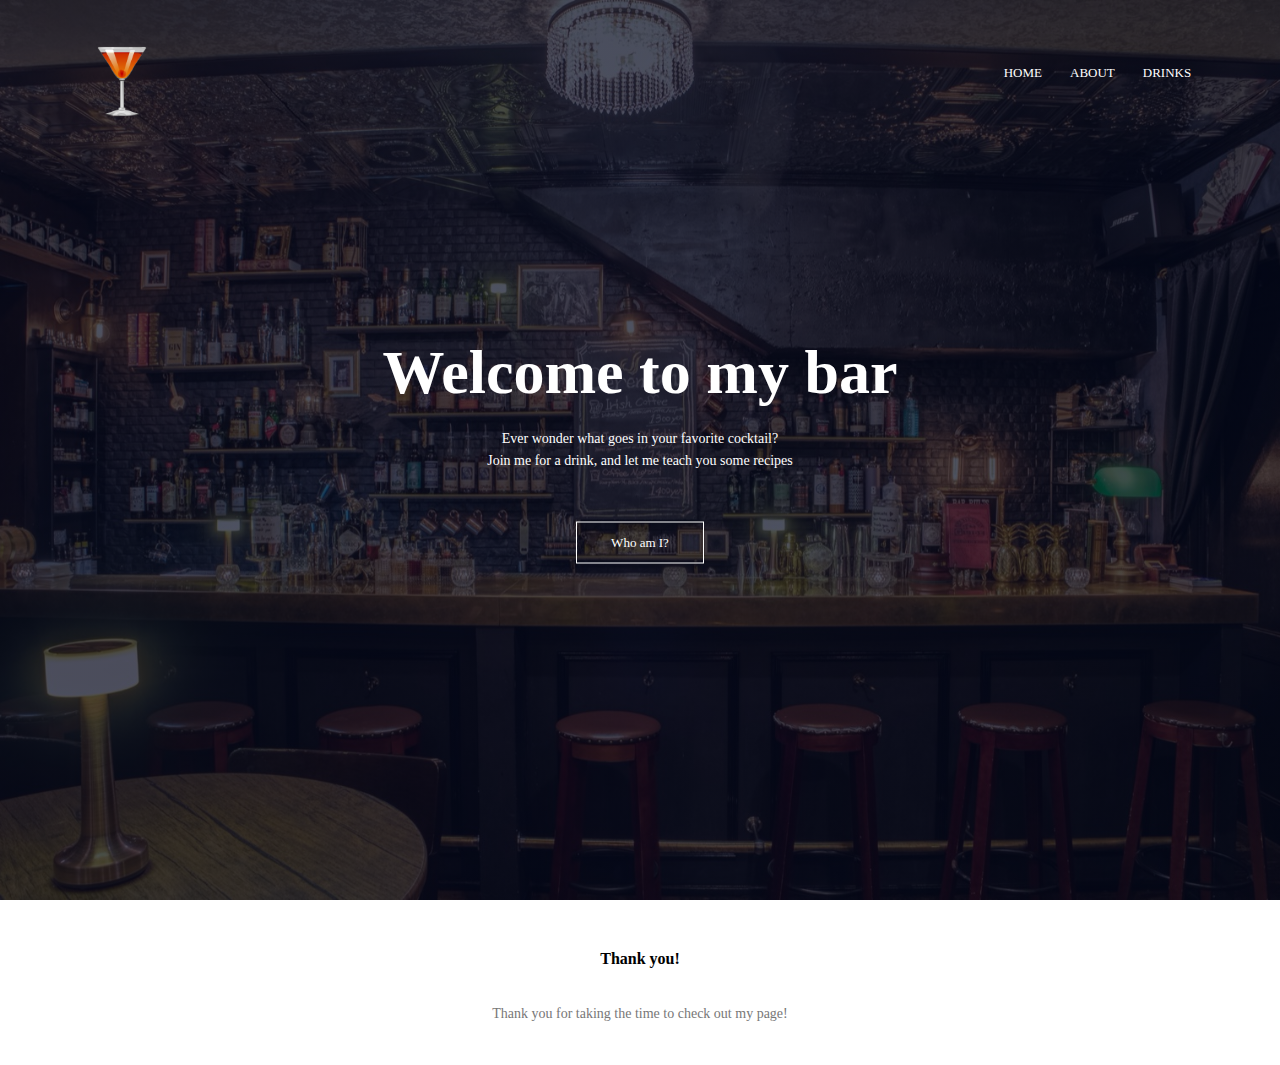
<file: Bartending Website/index.html>
<!DOCTYPE html>

<html>
    <head>
        <title>Tommy's Bartending Class</title>
        <link rel="stylesheet" href=style.css>

    </head>
    <body>
        <section class="header"> 
            <nav>
                <a href="index.html"><img src="images/logo.png"></a>
                <div class="nav-links">
                <ul>
                    <li><a href="index.html">HOME</a></li>
                    <li><a href="about.html">ABOUT</a></li>
                    <li><a href="drinks.html">DRINKS</a></li>
                </ul>
                </div>
            </nav>

            <div class="text-box">
                <h1>Welcome to my bar</h1>
                <p>Ever wonder what goes in your favorite cocktail?
                     <br>Join me for a drink, and let me teach you some recipes</p>
                <a href="about.html" class="hero-btn">Who am I?</a>

            </div>

        </section>

        
 <!--Footer-->
        <section class="footer">
            <h4>Thank you!</h4>
            <p>Thank you for taking the time to check out my page!
            </p>
        </section>
    </body>
</html>
</file>
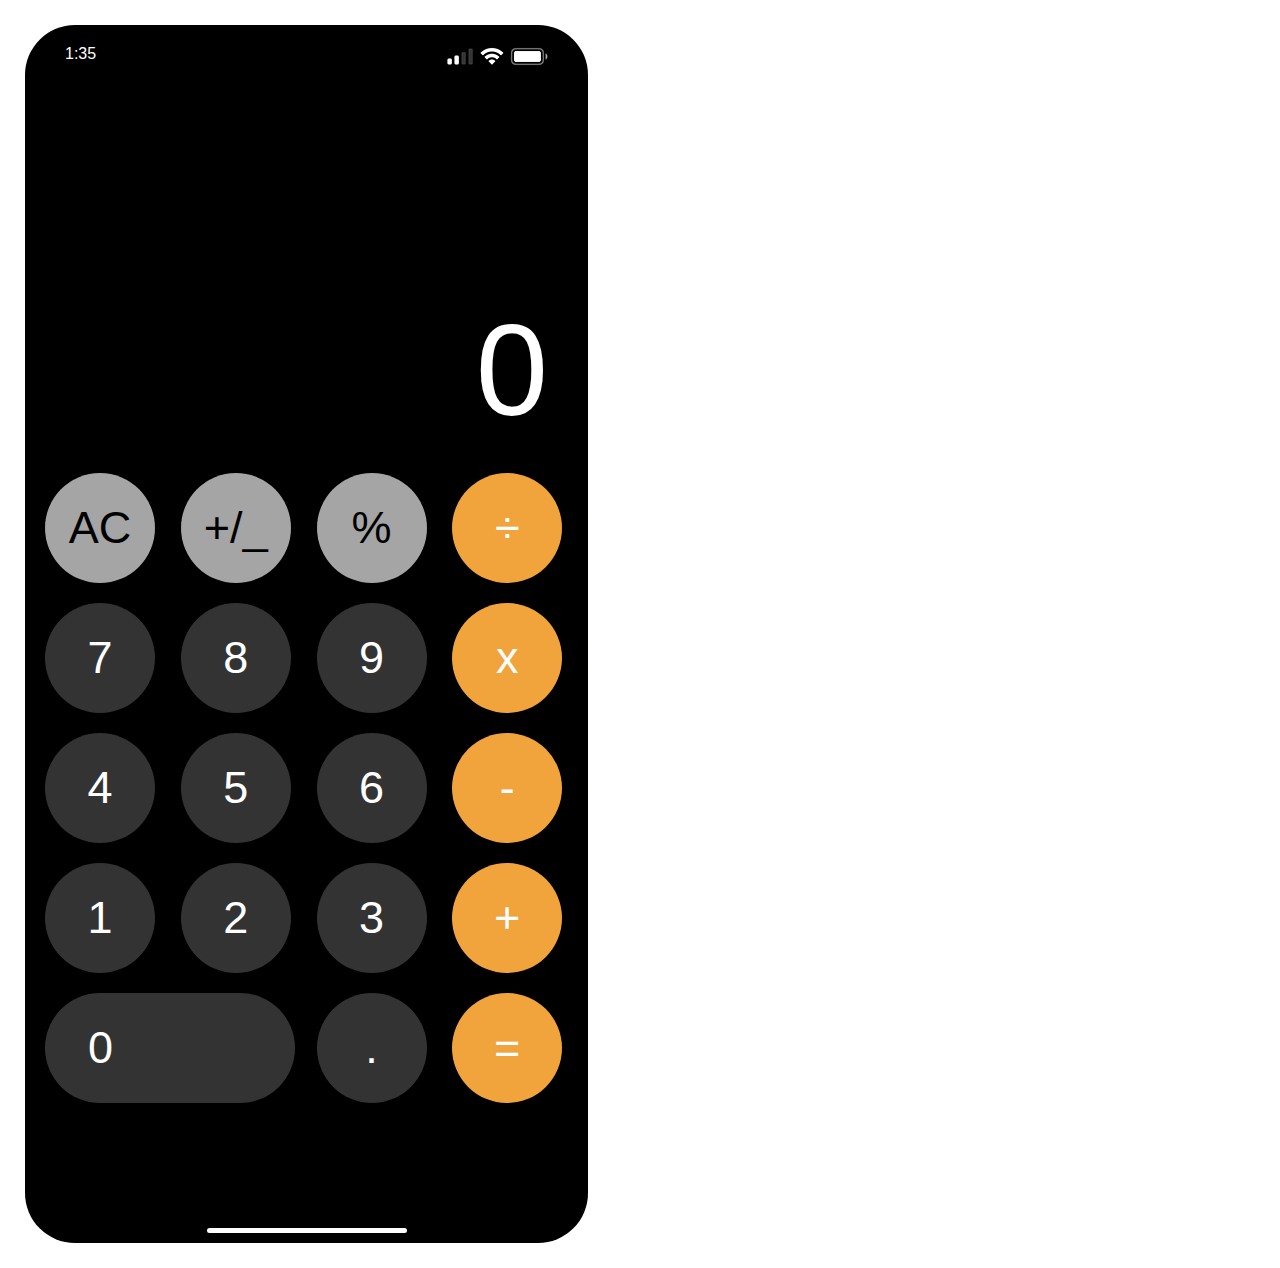
<file: Calculator/index.html>
<!DOCTYPE html>
<html>
    <head>
        <meta charset="utf-8">
        <meta http-equiv="X-UA-Compatible" content="IE=edge">
        <title></title>
        <meta name="description" content="">
        <meta name="viewport" content="width=device-width, initial-scale=1">
        <link rel="stylesheet" href="css.css">
        <title>Iphone Calculator</title>
    </head>
    <body>
        <!---This is the calculator-->
        <div class="calculator">

        <div class="top-container">
            <div class="clock">
                <span class="hour"></span>:<span class="minute"></span>
            </div>
            <div class="status">
                <img src="status.png" alt="status">
            </div>
        </div>


            <div class="value">0</div>

            <div class="buttons-container">
                <div class="button function ac">AC</div>
                <div class="button function pm">+/_</div>
                <div class="button function percent">%</div>
                <div class="button operator division">&divide;</div>
                <div class="button number-7">7</div>
                <div class="button number-8">8</div>
                <div class="button number-9">9</div>
                <div class="button operator multiplication">x</div>
                <div class="button number-4">4</div>
                <div class="button number-5">5</div>
                <div class="button number-6">6</div>
                <div class="button operator subtraction">-</div>
                <div class="button number-1">1</div>
                <div class="button number-2">2</div>
                <div class="button number-3">3</div>
                <div class="button operator addition">+</div>
                <div class="button number-0">0</div>
                <div class="button decimal">.</div>
                <div class="button operator equal">&equals;</div>
            </div>

            <div class="bottom"></div>
        </div>
        <script src="app.js" async defer></script>
    </body>
</html>
</file>
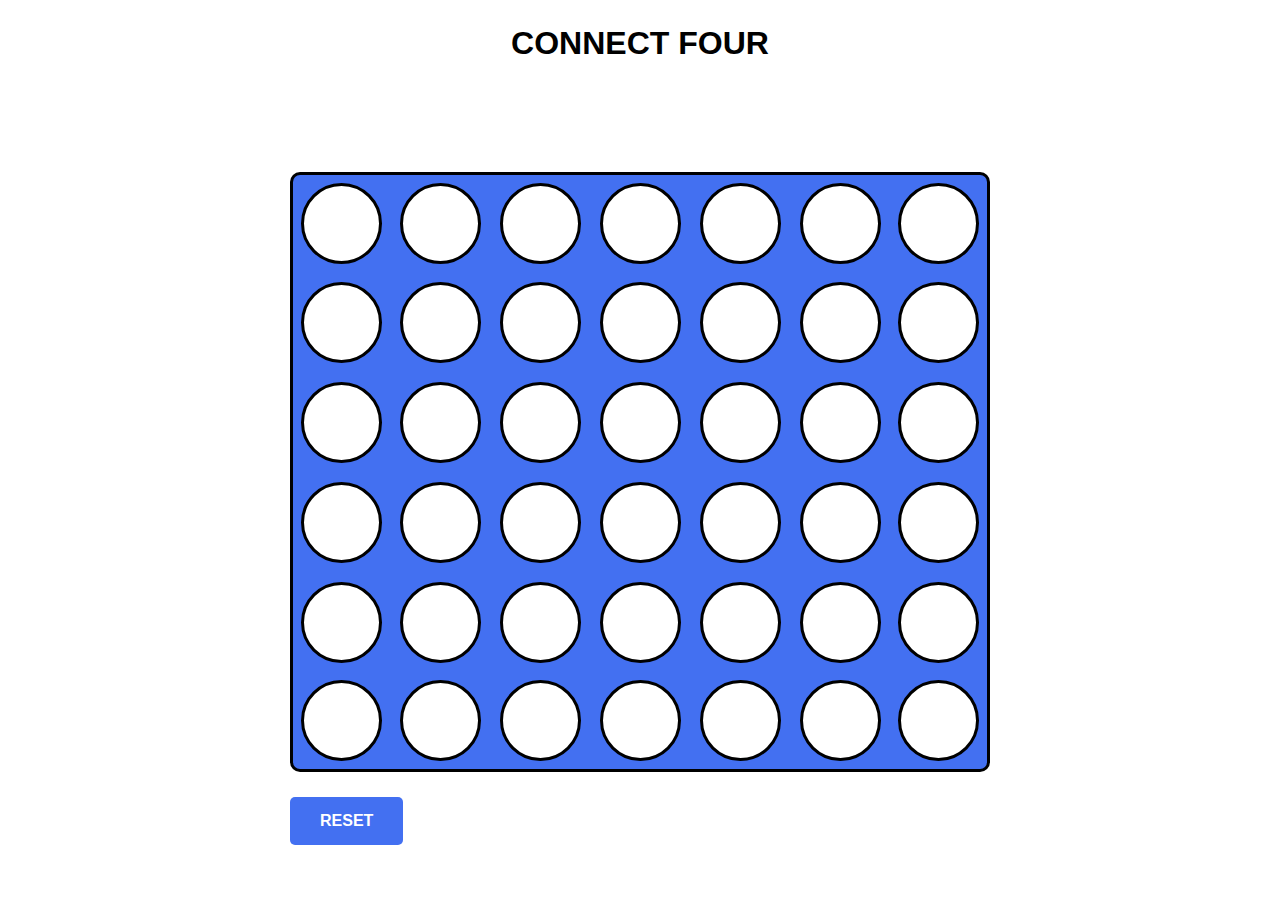
<file: Connect four/index.html>
<!doctype html>
<html lang="en">
<head>
  <meta charset="UTF-8">
  <meta name="viewport"
        content="width=device-width, user-scalable=no, initial-scale=1.0, maximum-scale=1.0, minimum-scale=1.0">
  <meta http-equiv="X-UA-Compatible" content="ie=edge">
  <link rel="stylesheet" href="style.css">
  <title>Connect Four!</title>
</head>
<body>
<h1>Connect Four</h1>
<div class="game-board">
  <div class="cell row-top col-0"></div>
  <div class="cell row-top col-1"></div>
  <div class="cell row-top col-2"></div>
  <div class="cell row-top col-3"></div>
  <div class="cell row-top col-4"></div>
  <div class="cell row-top col-5"></div>
  <div class="cell row-top col-6"></div>
  <div class="cell row-0 col-0 left-border top-border"></div>
  <div class="cell row-0 col-1 top-border"></div>
  <div class="cell row-0 col-2 top-border"></div>
  <div class="cell row-0 col-3 top-border"></div>
  <div class="cell row-0 col-4 top-border"></div>
  <div class="cell row-0 col-5 top-border"></div>
  <div class="cell row-0 col-6 top-border right-border"></div>
  <div class="cell row-1 col-0 left-border"></div>
  <div class="cell row-1 col-1"></div>
  <div class="cell row-1 col-2"></div>
  <div class="cell row-1 col-3"></div>
  <div class="cell row-1 col-4"></div>
  <div class="cell row-1 col-5"></div>
  <div class="cell row-1 col-6 right-border"></div>
  <div class="cell row-2 col-0 left-border"></div>
  <div class="cell row-2 col-1"></div>
  <div class="cell row-2 col-2"></div>
  <div class="cell row-2 col-3"></div>
  <div class="cell row-2 col-4"></div>
  <div class="cell row-2 col-5"></div>
  <div class="cell row-2 col-6 right-border"></div>
  <div class="cell row-3 col-0 left-border"></div>
  <div class="cell row-3 col-1"></div>
  <div class="cell row-3 col-2"></div>
  <div class="cell row-3 col-3"></div>
  <div class="cell row-3 col-4"></div>
  <div class="cell row-3 col-5"></div>
  <div class="cell row-3 col-6 right-border"></div>
  <div class="cell row-4 col-0 left-border"></div>
  <div class="cell row-4 col-1"></div>
  <div class="cell row-4 col-2"></div>
  <div class="cell row-4 col-3"></div>
  <div class="cell row-4 col-4"></div>
  <div class="cell row-4 col-5"></div>
  <div class="cell row-4 col-6 right-border"></div>
  <div class="cell row-5 col-0 bottom-border left-border"></div>
  <div class="cell row-5 col-1 bottom-border"></div>
  <div class="cell row-5 col-2 bottom-border"></div>
  <div class="cell row-5 col-3 bottom-border"></div>
  <div class="cell row-5 col-4 bottom-border"></div>
  <div class="cell row-5 col-5 bottom-border"></div>
  <div class="cell row-5 col-6 bottom-border right-border"></div>
</div>
<div class="footer">
  <button class="reset">Reset</button>
  <span class="status"></span>
</div>
<script src="app.js"></script>
</body>
</html>
</file>
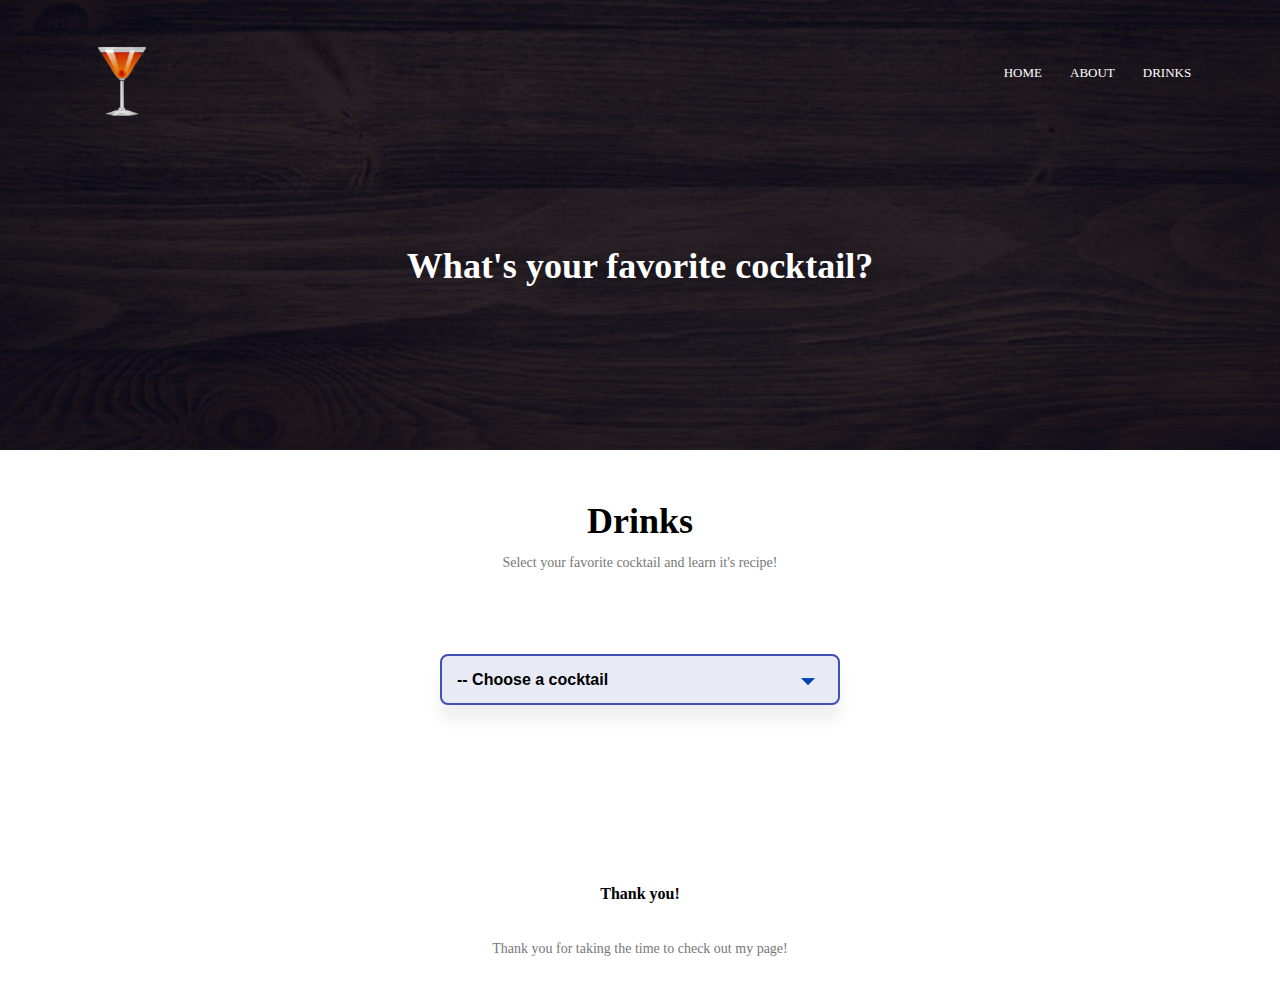
<file: Bartending Website/drinks.html>
<!DOCTYPE html>

<html>
    <head>
        <title>Cocktails</title>
        <link rel="stylesheet" href=style.css>
        <script src="https://cdnjs.cloudflare.com/ajax/libs/jquery/3.6.0/jquery.min.js"></script>
    </head>
    <body>
        
        <section class="sub-header"> 
            <nav>
                <a href="index.html"><img src="images/logo.png"></a>
                <div class="nav-links">
                <ul>
                    <li><a href="index.html">HOME</a></li>
                    <li><a href="about.html">ABOUT</a></li>
                    <li><a href="drinks.html">DRINKS</a></li>

                </ul>
                </div>
            </nav>
            <h1>What's your favorite cocktail?</h1>
        </section>
        <section class="cocktail">
            <h1>Drinks</h1>
            <p>Select your favorite cocktail and learn it's recipe!</p>

            <div class="wrapper">
                <div class="menu">
                    <select id="drink">
                        <option value="choose">-- Choose a cocktail</option>
                        <option value="manhattan">Manhattan</option>
                        <option value="margarita">Margarita</option>
                        <option value="moscow">Moscow Mule</option>
                        <option value="french">French 75</option>
                        <option value="negroni">Negroni</option>
                        <option value="lemon">Lemon Drop</option>
                        <option value="whiskey">Whiskey Smash</option>
                        <option value="boulvadier">Boulvadier</option>
                    </select>
                </div>
            
    
            <div class="content">
                <div id="manhattan" class="data">
                    <p class="image"></p>
                    <img src="images/oldfashioned.jpeg" alt="">
                    </p>
                    <p>2oz bourbon</p>
                    <p>1oz sweet vermouth</p>
                    <p>dash of bitters</p>
                </div>
                <div id="margarita" class="data">
                    <p class="image"></p>
                    <img src="images/margarita2.jpeg" alt="">
                    </p>
                    <p>2oz tequila</p>
                    <p>1oz lime juice</p>
                    <p>0.5oz triple sec</p>
                </div>
                <div id="moscow" class="data">
                    <p class="image"></p>
                    <img src="images/moscow.png" alt="">
                    </p>
                    <p>2oz vodka</p>
                    <p>1oz lime juice</p>
                    <p>splash of ginger beer</p>
                </div>
                <div id="french" class="data">
                    <p class="image"></p>
                    <img src="images/french752.jpeg" alt="">
                    </p>
                    <p>2oz gin</p>
                    <p>1oz lemon juice</p>
                    <p>splash of prosecco</p>
                </div>
                <div id="negroni" class="data">
                    <p class="image"></p>
                    <img src="images/negroni2.webp" alt="">
                    </p>
                    <p>1oz gin</p>
                    <p>1oz campari</p>
                    <p>1oz sweet vermouth</p>
                </div>
                <div id="lemon" class="data">
                    <p class="image"></p>
                    <img src="images/lemondrop2.jpeg" alt="">
                    </p>
                    <p>2oz vodka</p>
                    <p>1oz lemon juice</p>
                    <p>0.5oz simple syrup</p>
                </div>
                <div id="whiskey" class="data">
                    <p class="image"></p>
                    <img src="images/whiskeysour.png" alt="">
                    </p>
                    <p>2oz bourbon</p>
                    <p>1oz lemon juice</p>
                    <p>1oz simple syrup</p>
                </div>
                <div id="boulvadier" class="data">
                    <p class="image"></p>
                    <img src="images/boulevardier.png" alt="">
                    </p>
                    <p>1oz bourbon</p>
                    <p>1oz campari</p>
                    <p>1oz sweet vermouth</p>
                </div>
            </div>
        </div>
         

        <!--Footer-->
        <section class="footer">
            <h4>Thank you!</h4>
            <p>Thank you for taking the time to check out my page!
            </p>
        </section>
        <script src="script.js"></script>
    </body>
</html>
</file>
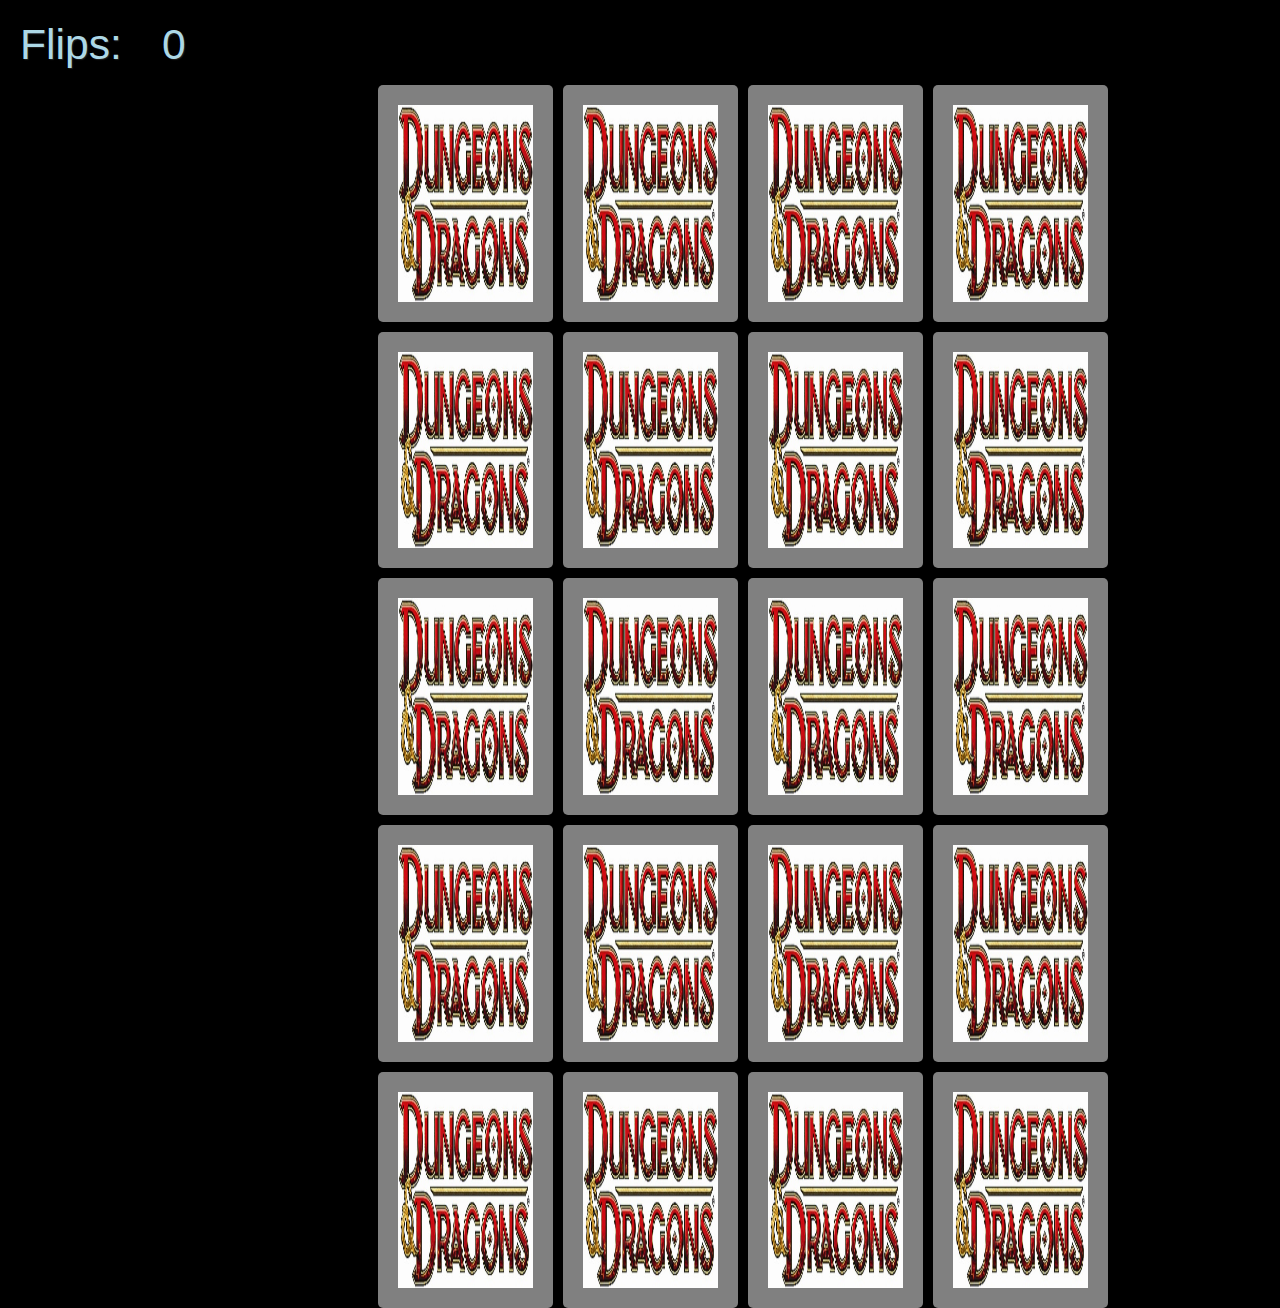
<file: CARD FLIP/final_index.html>
<!DOCTYPE html>
<html lang="en">
<head>
  <meta charset="utf-8">

  <title>D&D Card Flip</title>
  <meta name="description" content="The HTML5 Herald">
  <meta name="author" content="SitePoint">

  <link rel="stylesheet" href="css/final.css">

</head>

<body>
  <div class="score" id="score">Flips: </div>
  <div class="count" id="count">0</div>
  <section class="game">
    <div class="card" data-name="dwarf"> 
      <img class="front" src = "img/Dwarf.jpg"
        alt="front" />
      <img class="back" src = "img/logo.jpg"
        alt="back" />
    </div>
    <div class="card" data-name="dwarf"> 
      <img class="front" src = "img/Dwarf.jpg"
        alt="front" />
      <img class="back" src = "img/logo.jpg"
        alt="back" />
    </div>
    <div class="card" data-name="orc">
      <img class="front" src = "img/Orc.png"
        alt="front" />
      <img class="back" src = "img/logo.jpg"
        alt="back" />
    </div>
    <div class="card" data-name="orc">
      <img class="front" src = "img/Orc.png"
        alt="front" />
      <img class="back" src = "img/logo.jpg"
        alt="back" />
    </div>
    <div class="card" data-name="dragon">
      <img class="front" src = "img/Dragon.jpg"
        alt="front" />
      <img class="back" src = "img/logo.jpg"
        alt="back" />
    </div>
    <div class="card" data-name="dragon">
      <img class="front" src = "img/Dragon.jpg"
        alt="front" />
      <img class="back" src = "img/logo.jpg"
        alt="back" />
    </div>
    <div class="card" data-name="wizard">
      <img class="front" src = "img/Wizard.jpg"
        alt="front" />
      <img class="back" src = "img/logo.jpg"
        alt="back" />
    </div>
    <div class="card" data-name="wizard">
      <img class="front" src = "img/Wizard.jpg"
        alt="front" />
      <img class="back" src = "img/logo.jpg"
        alt="back" />
    </div>
    <div class="card" data-name="warlock">
      <img class="front" src = "img/Warlock.png"
        alt="front" />
      <img class="back" src = "img/logo.jpg"
        alt="back" />
    </div>
    <div class="card" data-name="warlock">
      <img class="front" src = "img/Warlock.png"
        alt="front" />
      <img class="back" src = "img/logo.jpg"
        alt="back" />
    </div>
    <div class="card" data-name="minotaur">
      <img class="front" src = "img/Minotaur.png"
        alt="front" />
      <img class="back" src = "img/logo.jpg"
        alt="back" />
    </div>
    <div class="card" data-name="minotaur">
      <img class="front" src = "img/Minotaur.png"
        alt="front" />
      <img class="back" src = "img/logo.jpg"
        alt="back" />
    </div>
    <div class="card" data-name="kenku">
      <img class="front" src = "img/Kenku.png"
        alt="front" />
      <img class="back" src = "img/logo.jpg"
        alt="back" />
    </div>
    <div class="card" data-name="kenku">
      <img class="front" src = "img/Kenku.png"
        alt="front" />
      <img class="back" src = "img/logo.jpg"
        alt="back" />
    </div>
    <div class="card" data-name="elf">
      <img class="front" src = "img/Elf.jpg"
        alt="front" />
      <img class="back" src = "img/logo.jpg"
        alt="back" />
    </div>
    <div class="card" data-name="elf">
      <img class="front" src = "img/Elf.jpg"
        alt="front" />
      <img class="back" src = "img/logo.jpg"
        alt="back" />
    </div>
    <div class="card" data-name="cthulu">
      <img class="front" src = "img/Cthulu.jpg"
        alt="front" />
      <img class="back" src = "img/logo.jpg"
        alt="back" />
    </div>
    <div class="card" data-name="cthulu">
      <img class="front" src = "img/Cthulu.jpg"
        alt="front" />
      <img class="back" src = "img/logo.jpg"
        alt="back" />
    </div>
    <div class="card" data-name="lich">
      <img class="front" src = "img/Lich.jpg"
        alt="front" />
      <img class="back" src = "img/logo.jpg"
        alt="back" />
    </div>
    <div class="card" data-name="lich">
      <img class="front" src = "img/Lich.jpg"
        alt="front" />
      <img class="back" src = "img/logo.jpg"
        alt="back" />
    </div>
    
  </section>
  
  
  
  <script src="js/final_scripts.js"></script>

</body>
</html>
</file>
<file: Calculator/css.css>
* {
    box-sizing: border-box;
    margin: 0;
    padding: 0;
    user-select: none;
}

body {
    font-family: "Helvetica Neue", sans-serif;
    margin: 25px;
    
}

.calculator {
    background: black;
    border-radius: 50px;
    color: white;
    height: 1218px;
    padding: 20px;
    width: 563px;
    position: relative;
}

.top-container {
    display: flex;
    height:  250px;
    justify-content: space-between;
    padding: 0 20px;
}

.value {
  font-size: 130px;
  font-weight: 300;
  height: 158px;
  margin-bottom: 20px;
  margin-right: 20px;
  text-align: right;
}

.buttons-container {
  display: grid;
  grid-template-rows: repeat(5, 1fr);
  grid-template-columns: repeat(4, 1fr);
  grid-gap: 20px;
}

.button {
  align-items: center;
  background: #333;
  border-radius: 50%;
  cursor: pointer;
  display: flex;
  font-size: 45px;
  height: 110px;
  justify-content: center;
  transition: filter 0.3s;
  width: 110px;
}

.button.function {
  background: #a5a5a5;
  color: black;
}

.button.operator {
  background: #f1a33c;
}

.button.number-0 {
  border-radius: 55px;
  grid-column: 1 / span 2;
  justify-content: flex-start;
  padding-left: 43px;
  width: 250px;
}

.button:active,
.button:focus {
  filter: brightness(120%);
}

.bottom {
  background: white;
  border-radius: 4px;
  bottom: 10px;
  height: 5px;
  left: 50%;
  position: absolute;
  transform: translateX(-50%);
  width: 200px;
}
</file>
<file: Connect four/style.css>
* {
    margin: 0;
    padding: 0;
    box-sizing: border-box;
  }
  
  body {
    align-items: center;
    background: white;
    display: flex;
    flex-direction: column;
    font-family: sans-serif;
    padding: 25px;
    width: 100%;
  }
  
  h1 {
    text-transform: uppercase;
  }
  
  .game-board {
    display: grid;
    grid-template-columns: repeat(7, 1fr);
    grid-template-rows: repeat(7, 1fr);
    height: 700px;
    margin: 10px 0 25px;
    width: 700px;
  }
  
  .cell {
    align-items: center;
    background: #4370F1;
    display: flex;
    height: 100px;
    justify-content: center;
    width: 100px;
  }
  
  .cell::after {
    background: white;
    border-radius: 50%;
    border: 3px solid black;
    content: '';
    cursor: pointer;
    height: 75px;
    width: 75px;
  }
  
  .cell:not(.row-top).red::after {
    background: red;
  }
  .cell:not(.row-top).yellow::after {
    background: yellow;
  }
  
  .cell:not(.row-top).red.win {
    background: red;
  }
  
  .cell:not(.row-top).yellow.win {
    background: yellow;
  }
  
  .cell.row-top {
    background: white;
  }
  
  .cell.row-top::after {
    border: none;
  }
  
  .cell.row-top.red::after {
    background: red;
    border: 3px solid black;
  }
  
  .cell.row-top.yellow::after {
    background: yellow;
    border: 3px solid black;
  }
  
  .footer {
    align-items: center;
    display: flex;
    justify-content: space-between;
    width: 700px;
  }
  
  .reset {
    background-color: #4370F1;
    border-radius: 5px;
    border: none;
    color: white;
    cursor: pointer;
    display: block;
    font-size: 16px;
    font-weight: bold;
    padding: 15px 30px;
    text-transform: uppercase;
  }
  
  .reset:hover {
    background-color: #1D50F1;
  }
  
  .reset:active {
    background-color: #4d7ef1;
  
  }
  
  .status {
    display: block;
    font-size: 20px;
  }
  
  /* Util CSS */
  .left-border {
    border-left: 3px solid black;
  }
  
  .top-border {
    border-top: 3px solid black;
  }
  
  .right-border {
    border-right: 3px solid black;
  }
  
  .bottom-border {
    border-bottom: 3px solid black;
  }
  
  .left-border.top-border {
    border-radius: 10px 0 0 0;
  }
  
  .right-border.top-border {
    border-radius: 0 10px 0 0;
  }
  
  .right-border.bottom-border {
    border-radius: 0 0 10px 0;
  }
  
  .left-border.bottom-border {
    border-radius: 0 0 0 10px;
  }
</file>
<file: CARD FLIP/css/final.css>
* {
    padding:0;
    margin: 0;
    box-sizing: border-box;
}

body {
    height: 100vh;
    display: flex;
    background-color:black;
}

img {
    width:100px;
}

.game {
    width: 740px;
    height: 740px;
    margin: auto;
    display: flex;
    flex-wrap: wrap;
    perspective: 1000px;;
}

.card {
    width: calc(25% - 10px);
    height: calc(33.33% - 10px);
    position: relative;
    margin: 5px;
    transform: scale(1);
    transform-style: preserve-3d;
    transition: transform .8s;
}

.card:active {
    transform: scale(.90);
    transition: transform.2s;
}
.card.flip {
    transform: rotateY(180deg);
}

.front, 
.back {
    width: 100%;
    height: 100%;
    padding: 20px;
    position: absolute;
    border-radius: 5px;
    background: gray;
    backface-visibility: hidden;
}

.front {
    transform: rotateY(180deg);
}

.score, .count {
    padding: 20px;
    background: transparent;
    text-shadow: 1px 1px 1px #202020;
    font-family: "Lato", sans-serif;
    font-size: 32pt;
    color: lightblue;
}

.text {
    padding: 20px;
    background: transparent;
    text-shadow: 1px 1px 1px #202020;
    font-family: "Lato", sans-serif;
    font-size: 24pt;
    color: lightblue;
    text-align: center;
}
</file>
